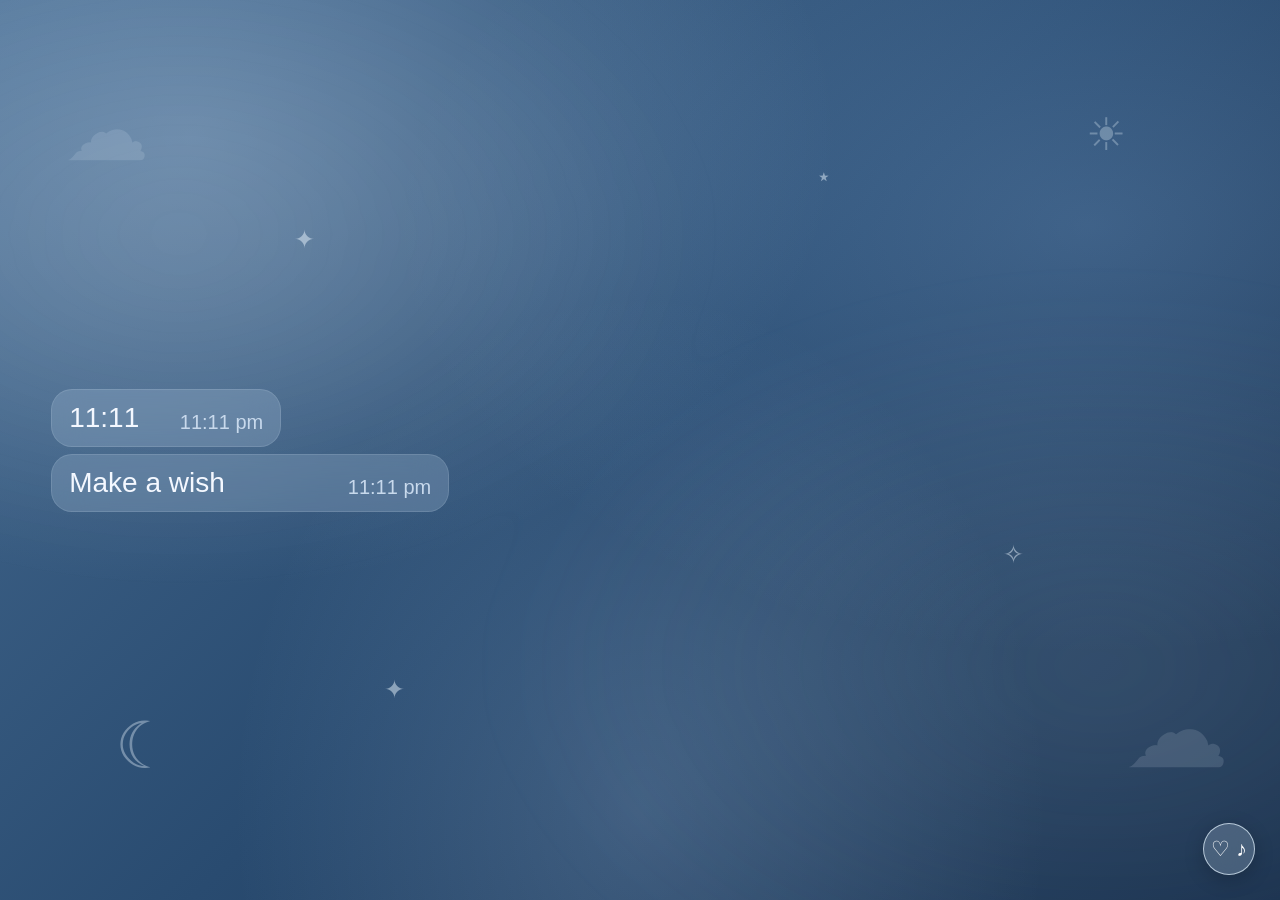
<file: index.html>
<!DOCTYPE html>
<html lang="en">

<head>
    <meta charset="UTF-8">
    <meta name="viewport" content="width=device-width, initial-scale=1.0">
    <title>11:11 ♡</title>
    <link rel="stylesheet" href="css/style.css">
</head>

<body class="chat-page">

    <!-- Sky doodles -->
    <div class="sky-doodles" aria-hidden="true">
        <span class="cloud cloud-one">☁</span>
        <span class="cloud cloud-two">☁</span>
        <span class="sun">☀</span>
        <span class="moon">☾</span>
        <span class="star star-one">✦</span>
        <span class="star star-two">✧</span>
        <span class="star star-three">✦</span>
        <span class="star star-four">⋆</span>
    </div>

    <main class="chat-container">

        <a href="flowers.html" class="messages">

            <div class="message">
                <span>11:11</span>
                <span class="time">11:11 pm</span>
            </div>

            <div class="message message-wide">
                <span>Make a wish</span>
                <span class="time">11:11 pm</span>
            </div>

        </a>

    </main>

    <!-- Music -->
    <audio id="backgroundMusic" loop preload="auto">
        <source src="assets/invisible_string.mp3" type="audio/mpeg">
    </audio>

    <button id="musicToggle" class="music-button" aria-label="Play music">
        ♡ ♪
    </button>

    <script src="js/music.js"></script>

</body>
</html>
</file>
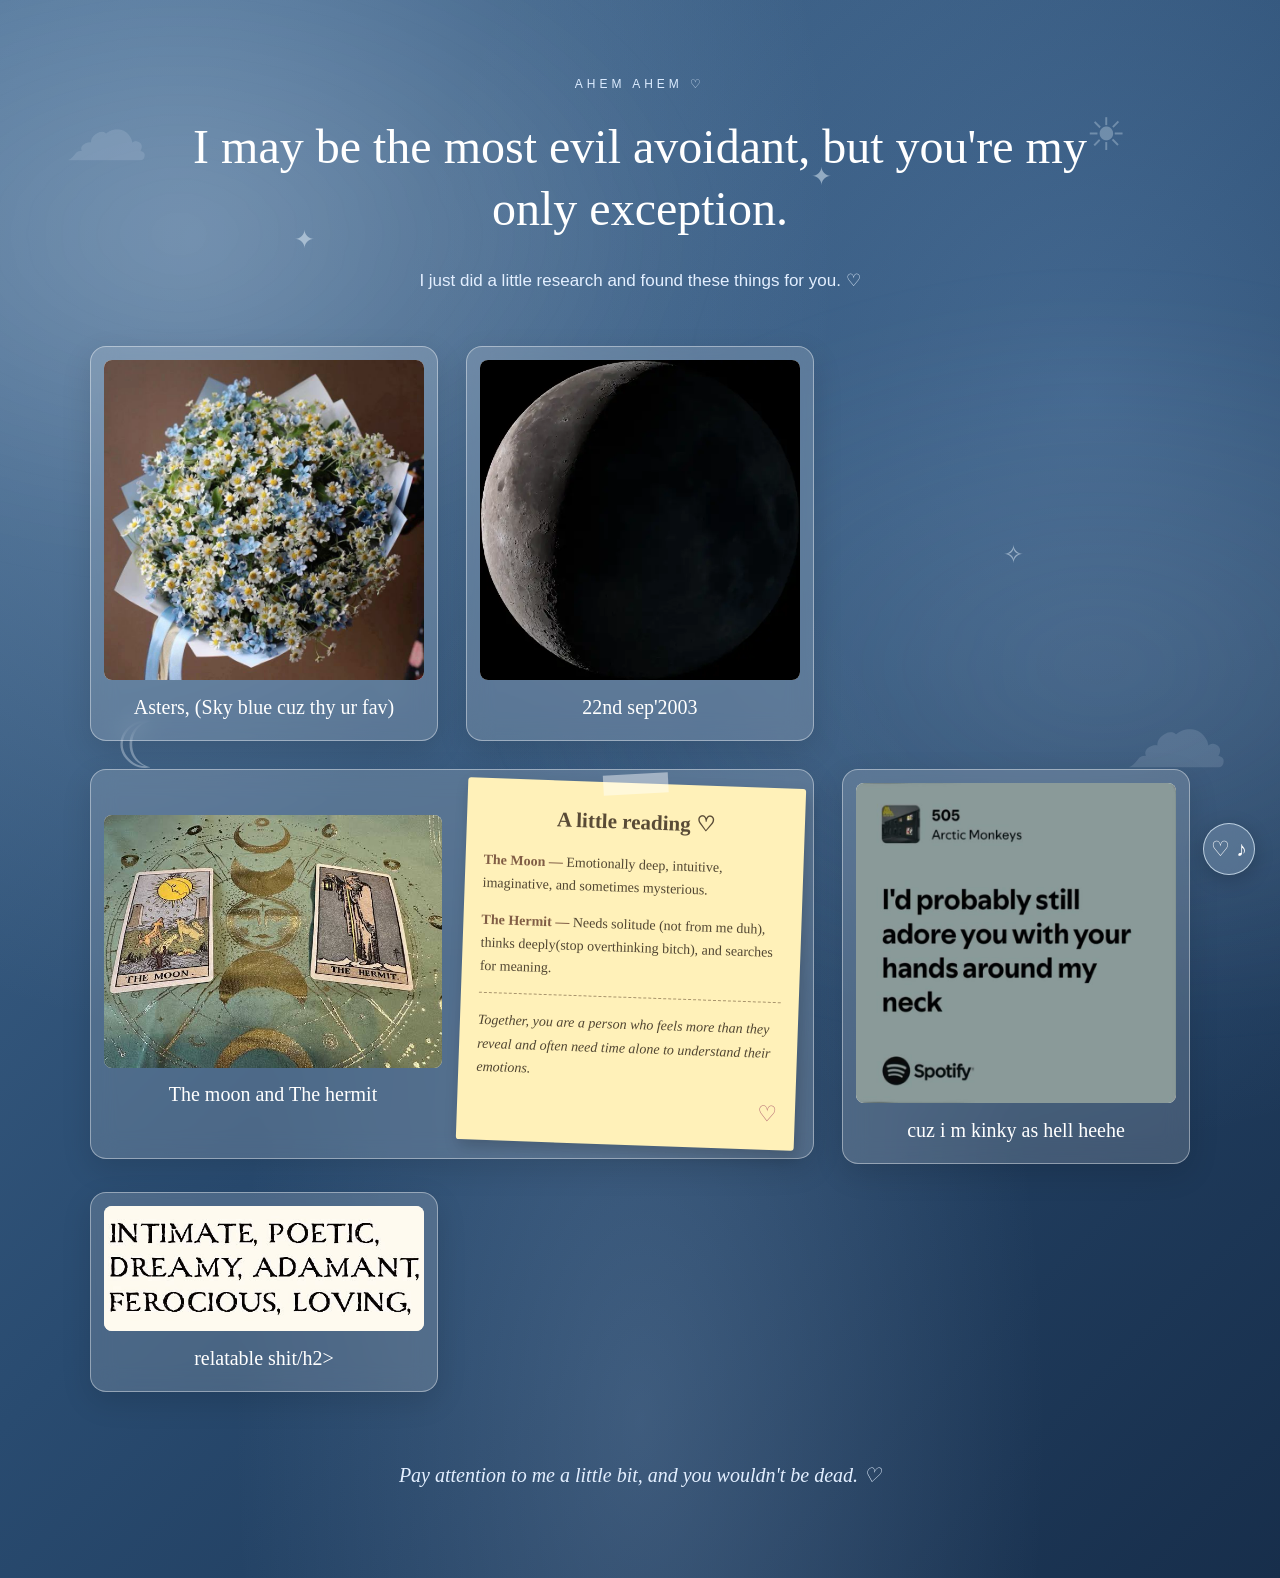
<file: ending.html>
<!DOCTYPE html>
<html lang="en">

<head>
    <meta charset="UTF-8">
    <meta name="viewport" content="width=device-width, initial-scale=1.0">

    <title>Only You ♡</title>

    <link rel="stylesheet" href="css/style.css">

    <style>

        /* MAIN PAGE */

        .ending-page {
            min-height: 100vh;
            padding: 65px 25px;
            overflow-x: hidden;
        }

        .ending-content {
            position: relative;
            z-index: 2;
            width: min(100%, 1100px);
            margin: auto;
            text-align: center;
            animation: fadeIn 1.5s ease;
        }

        .eyebrow {
            color: #dcecff;
            letter-spacing: 4px;
            font-size: 12px;
        }

        .ending-content h1 {
            color: white;
            font-family: Georgia, serif;
            font-size: clamp(30px, 5vw, 48px);
            font-weight: normal;
            line-height: 1.3;
            margin: 25px auto;
            max-width: 950px;
        }

        .ending-description {
            color: #e3efff;
            font-size: 17px;
            line-height: 1.8;
            max-width: 700px;
            margin: 0 auto 50px;
        }


        /* MEMORY GRID */

        .memory-grid {
            display: grid;
            grid-template-columns: repeat(3, 1fr);
            gap: 28px;
            align-items: start;
        }

        .memory-card {
            padding: 13px;
            border-radius: 16px;
            background: rgba(255, 255, 255, 0.16);
            border: 1px solid rgba(255, 255, 255, 0.4);
            backdrop-filter: blur(12px);
            -webkit-backdrop-filter: blur(12px);
            box-shadow: 0 10px 30px rgba(0, 0, 0, 0.12);
            animation: floatCard 5s ease-in-out infinite;
        }

        .memory-card:nth-child(2) {
            animation-delay: -1s;
        }

        .memory-card:nth-child(3) {
            animation-delay: -2s;
        }

        .memory-card:nth-child(4) {
            animation-delay: -3s;
        }

        .memory-card:nth-child(5) {
            animation-delay: -1.5s;
        }


        /* IMAGE DISPLAY - NO CROPPING */

        .memory-card img {
            display: block;
            width: 100%;
            height: auto;
            object-fit: contain;
            border-radius: 8px;
            background: #fffaf0;
        }

        .memory-card h2 {
            color: white;
            font-family: Georgia, serif;
            font-size: 20px;
            font-weight: normal;
            margin: 16px 5px 8px;
        }


        /* TAROT CARD + STICKY NOTE */

        .tarot-memory-card {
            grid-column: span 2;
        }

        .tarot-layout {
            display: grid;
            grid-template-columns: 1fr 1fr;
            gap: 20px;
            align-items: center;
        }

        .tarot-picture img {
            width: 100%;
            height: auto;
            object-fit: contain;
            border-radius: 8px;
            background: #fffaf0;
        }

        .tarot-picture h2 {
            color: white;
            font-family: Georgia, serif;
            font-weight: normal;
            font-size: 20px;
            margin-top: 15px;
        }


        /* STICKY NOTE */

        .sticky-note {
            position: relative;
            padding: 22px 18px;
            background: #fff1b9;
            color: #514632;
            text-align: left;
            border-radius: 3px;
            box-shadow: 3px 7px 15px rgba(0, 0, 0, 0.18);
            transform: rotate(2deg);
            font-family: Georgia, serif;
        }

        .sticky-note::before {
            content: "";
            position: absolute;
            top: -9px;
            left: 40%;
            width: 65px;
            height: 20px;
            background: rgba(255, 255, 255, 0.45);
            transform: rotate(-5deg);
        }

        .sticky-note h3 {
            font-size: 21px;
            text-align: center;
            margin: 5px 0 18px;
            color: #594b36;
        }

        .sticky-note p {
            font-size: 14px;
            line-height: 1.65;
            margin-bottom: 14px;
        }

        .sticky-note strong {
            color: #805d45;
        }

        .note-divider {
            border-top: 1px dashed #a9956d;
            margin: 15px 0;
        }

        .sticky-note .combined-reading {
            font-style: italic;
            font-size: 14px;
        }

        .note-heart {
            display: block;
            text-align: right;
            font-size: 22px;
            color: #b66c75;
        }


        /* FINAL MESSAGE */

        .ending-footer {
            color: #e3efff;
            font-family: Georgia, serif;
            font-style: italic;
            font-size: 20px;
            margin-top: 65px;
            line-height: 1.8;
        }


        /* ANIMATIONS */

        @keyframes floatCard {
            0%, 100% {
                transform: translateY(0);
            }

            50% {
                transform: translateY(-7px);
            }
        }

        @keyframes fadeIn {
            from {
                opacity: 0;
                transform: translateY(15px);
            }

            to {
                opacity: 1;
                transform: translateY(0);
            }
        }


        /* TABLET */

        @media (max-width: 700px) {

            .memory-grid {
                grid-template-columns: repeat(2, 1fr);
                gap: 16px;
            }

            .memory-card {
                padding: 9px;
            }

            .memory-card h2 {
                font-size: 16px;
            }

            .ending-page {
                padding: 50px 15px;
            }

            .tarot-memory-card {
                grid-column: span 2;
            }

            .tarot-layout {
                grid-template-columns: 1fr;
            }

            .sticky-note {
                transform: rotate(1deg);
            }
        }


        /* MOBILE */

        @media (max-width: 420px) {

            .memory-grid {
                grid-template-columns: 1fr;
            }

            .memory-card {
                max-width: 350px;
                width: 100%;
                margin: auto;
            }

            .tarot-memory-card {
                grid-column: span 1;
            }
        }

    </style>

</head>


<body class="simple-page ending-page">


    <!-- SKY DOODLES -->

    <div class="sky-doodles" aria-hidden="true">

        <span class="cloud cloud-one">☁</span>
        <span class="cloud cloud-two">☁</span>

        <span class="sun">☀</span>
        <span class="moon">☾</span>

        <span class="star star-one">✦</span>
        <span class="star star-two">✧</span>
        <span class="star star-three">⋆</span>
        <span class="star star-four">✦</span>

    </div>


    <!-- MAIN CONTENT -->

    <main class="ending-content">


        <!-- FIRST HEADING -->

        <p class="eyebrow">
            ahem ahem ♡
        </p>

        <h1>
            I may be the most evil avoidant,
            but you're my only exception.
        </h1>


        <!-- SECOND HEADING -->

        <p class="ending-description">
            I just did a little research and found
            these things for you. ♡
        </p>


        <!-- MEMORY COLLECTION -->

        <div class="memory-grid">


            <!-- BIRTH FLOWER -->

            <div class="memory-card">

                <img
                    src="assets/birthflower.jpg"
                    alt="Birth Flower"
                >

                <h2>Asters, (Sky blue cuz thy ur fav)</h2>

            </div>


            <!-- BIRTH MOON -->

            <div class="memory-card">

                <img
                    src="assets/birthmoon.jpg"
                    alt="Birth Moon"
                >

                <h2>22nd sep'2003</h2>

            </div>


            <!-- BIRTH TAROT WITH STICKY NOTE -->

            <div class="memory-card tarot-memory-card">

                <div class="tarot-layout">


                    <!-- TAROT IMAGE -->

                    <div class="tarot-picture">

                        <img
                            src="assets/birthtarot.jpeg"
                            alt="The Moon and The Hermit Tarot Cards"
                        >

                        <h2>The moon and The hermit</h2>

                    </div>


                    <!-- STICKY NOTE -->

                    <div class="sticky-note">

                        <h3>A little reading ♡</h3>

                        <p>
                            <strong>The Moon —</strong>
                            Emotionally deep, intuitive,
                            imaginative, and sometimes mysterious.
                        </p>

                        <p>
                            <strong>The Hermit —</strong>
                            Needs solitude (not from me duh), thinks deeply(stop overthinking bitch),
                            and searches for meaning.
                        </p>

                        <div class="note-divider"></div>

                        <p class="combined-reading">
                            Together, you are a person who
                            feels more than they reveal and
                            often need time alone to understand
                            their emotions.
                        </p>

                        <span class="note-heart">♡</span>

                    </div>

                </div>

            </div>


            <!-- YOUR SONG -->

            <div class="memory-card">

                <img
                    src="assets/song.jpg"
                    alt="Your Song"
                >

                <h2>cuz i m kinky as hell heehe</h2>

            </div>


            <!-- YOUR QUOTE -->

            <div class="memory-card">

                <img
                    src="assets/quote.jpg"
                    alt="Your Quote"
                >

                <h2>relatable shit/h2>

            </div>


        </div>


        <!-- FINAL MESSAGE -->

        <p class="ending-footer">
            Pay attention to me a little bit,
            and you wouldn't be dead. ♡
        </p>


    </main>


    <!-- BACKGROUND MUSIC -->

    <audio id="backgroundMusic" loop preload="auto">

        <source
            src="assets/invisible_string.mp3"
            type="audio/mpeg"
        >

    </audio>


    <!-- MUSIC BUTTON -->

    <button
        id="musicToggle"
        class="music-button"
        aria-label="Play music"
    >
        ♡ ♪
    </button>


    <!-- MUSIC SCRIPT -->

    <script src="js/music.js"></script>


</body>

</html>
</file>
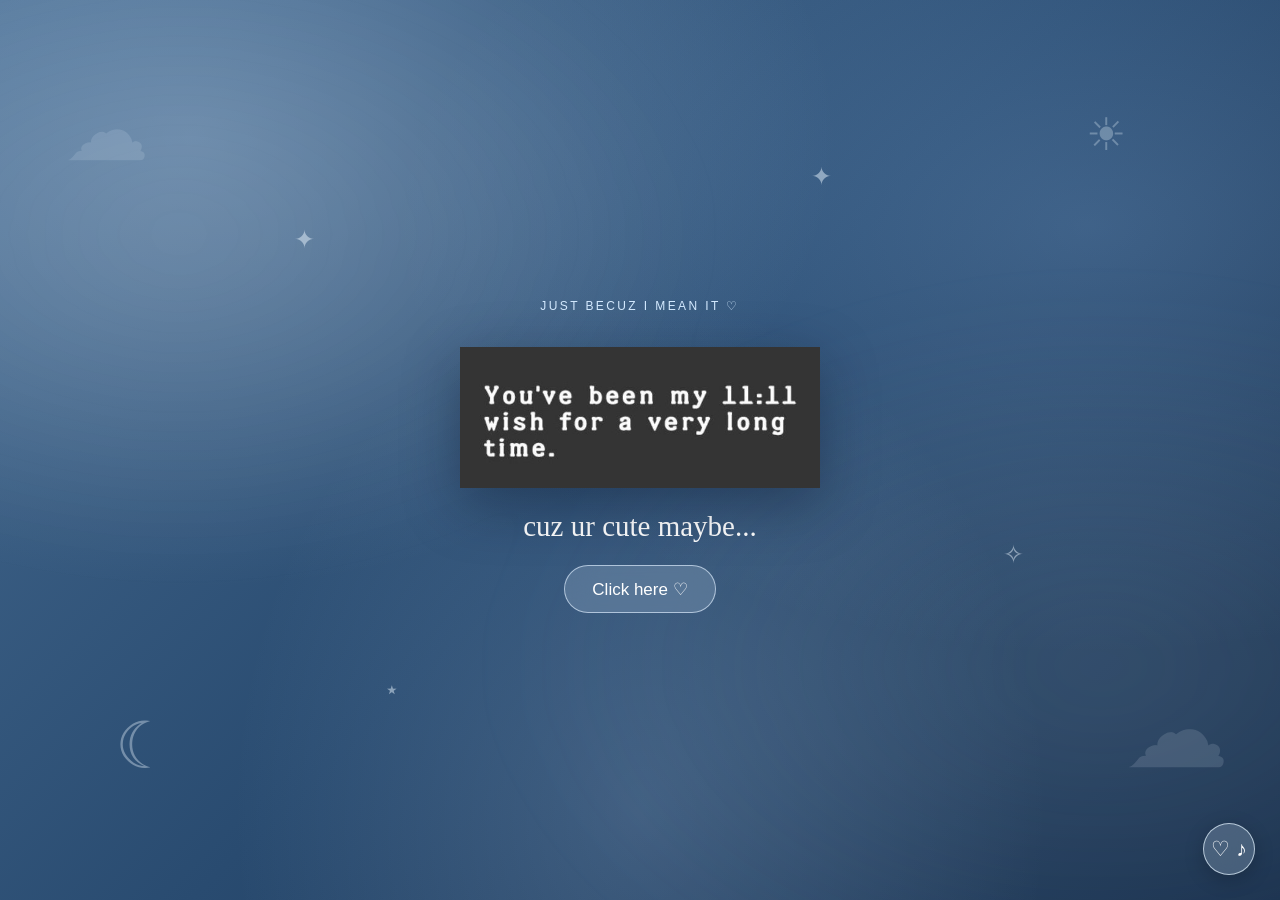
<file: flowers.html>
<!DOCTYPE html>
<html lang="en">

<head>
    <meta charset="UTF-8">
    <meta name="viewport" content="width=device-width, initial-scale=1.0">

    <title>cuz ur cute maybe ♡</title>

    <link rel="stylesheet" href="css/style.css">
</head>

<body class="flower-page">

    <!-- Sky doodles -->
    <div class="sky-doodles" aria-hidden="true">
        <span class="cloud cloud-one">☁</span>
        <span class="cloud cloud-two">☁</span>
        <span class="sun">☀</span>
        <span class="moon">☾</span>
        <span class="star star-one">✦</span>
        <span class="star star-two">✧</span>
        <span class="star star-three">⋆</span>
        <span class="star star-four">✦</span>
    </div>

    <main class="flower-content">

        <p class="eyebrow">just becuz i mean it ♡</p>

        <img
            src="assets/11.jpg"
            alt="A blue flower bouquet"
            class="bouquet"
        >

        <h1 class="flower-caption">
            cuz ur cute maybe...
        </h1>

        <a href="secret.html" class="soft-button">
            Click here ♡
        </a>

    </main>

    <!-- Music -->
    <audio id="backgroundMusic" loop preload="auto">
        <source src="assets/invisible_string.mp3" type="audio/mpeg">
    </audio>

    <button id="musicToggle" class="music-button" aria-label="Play music">
        ♡ ♪
    </button>

    <script src="js/music.js"></script>

</body>
</html>
</file>
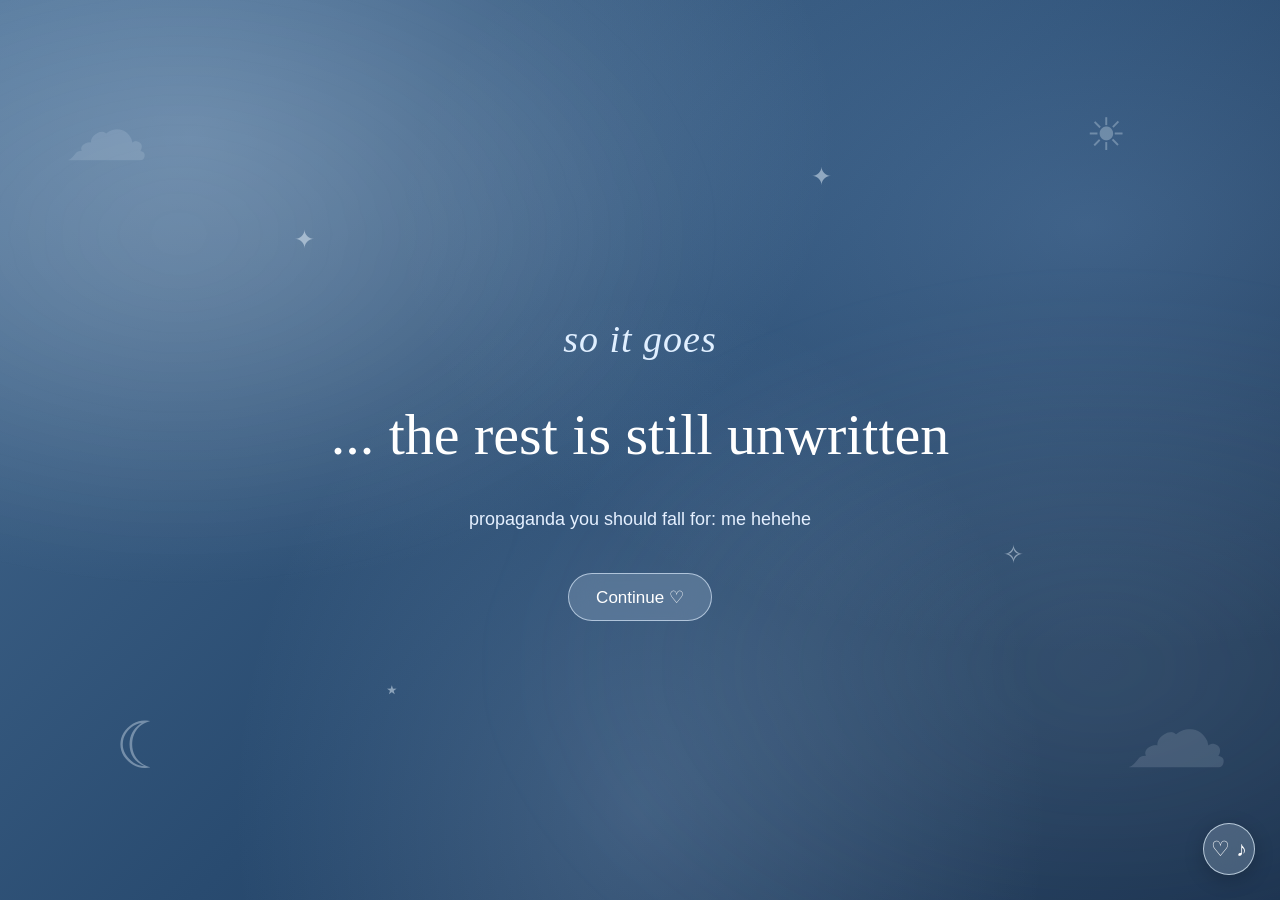
<file: secret.html>
<!DOCTYPE html>
<html lang="en">

<head>
    <meta charset="UTF-8">
    <meta name="viewport" content="width=device-width, initial-scale=1.0">

    <title>A Little Secret ♡</title>

    <link rel="stylesheet" href="css/style.css">
</head>

<body class="simple-page secret-page">

    <!-- Sky doodles -->
    <div class="sky-doodles" aria-hidden="true">
        <span class="cloud cloud-one">☁</span>
        <span class="cloud cloud-two">☁</span>
        <span class="sun">☀</span>
        <span class="moon">☾</span>
        <span class="star star-one">✦</span>
        <span class="star star-two">✧</span>
        <span class="star star-three">⋆</span>
        <span class="star star-four">✦</span>
    </div>

    <main class="simple-content">

        <p class="secret-script">
            so it goes
        </p>

        <h1>
            ... the rest is still unwritten
        </h1>

        <p class="placeholder-note">
            propaganda you should fall for: me hehehe
        </p>

        <a href="thankyou.html" class="soft-button">
            Continue ♡
        </a>

    </main>

    <!-- Music -->
    <audio id="backgroundMusic" loop preload="auto">
        <source src="assets/invisible_string.mp3" type="audio/mpeg">
    </audio>

    <button id="musicToggle" class="music-button" aria-label="Play music">
        ♡ ♪
    </button>

    <script src="js/music.js"></script>

</body>
</html>
</file>
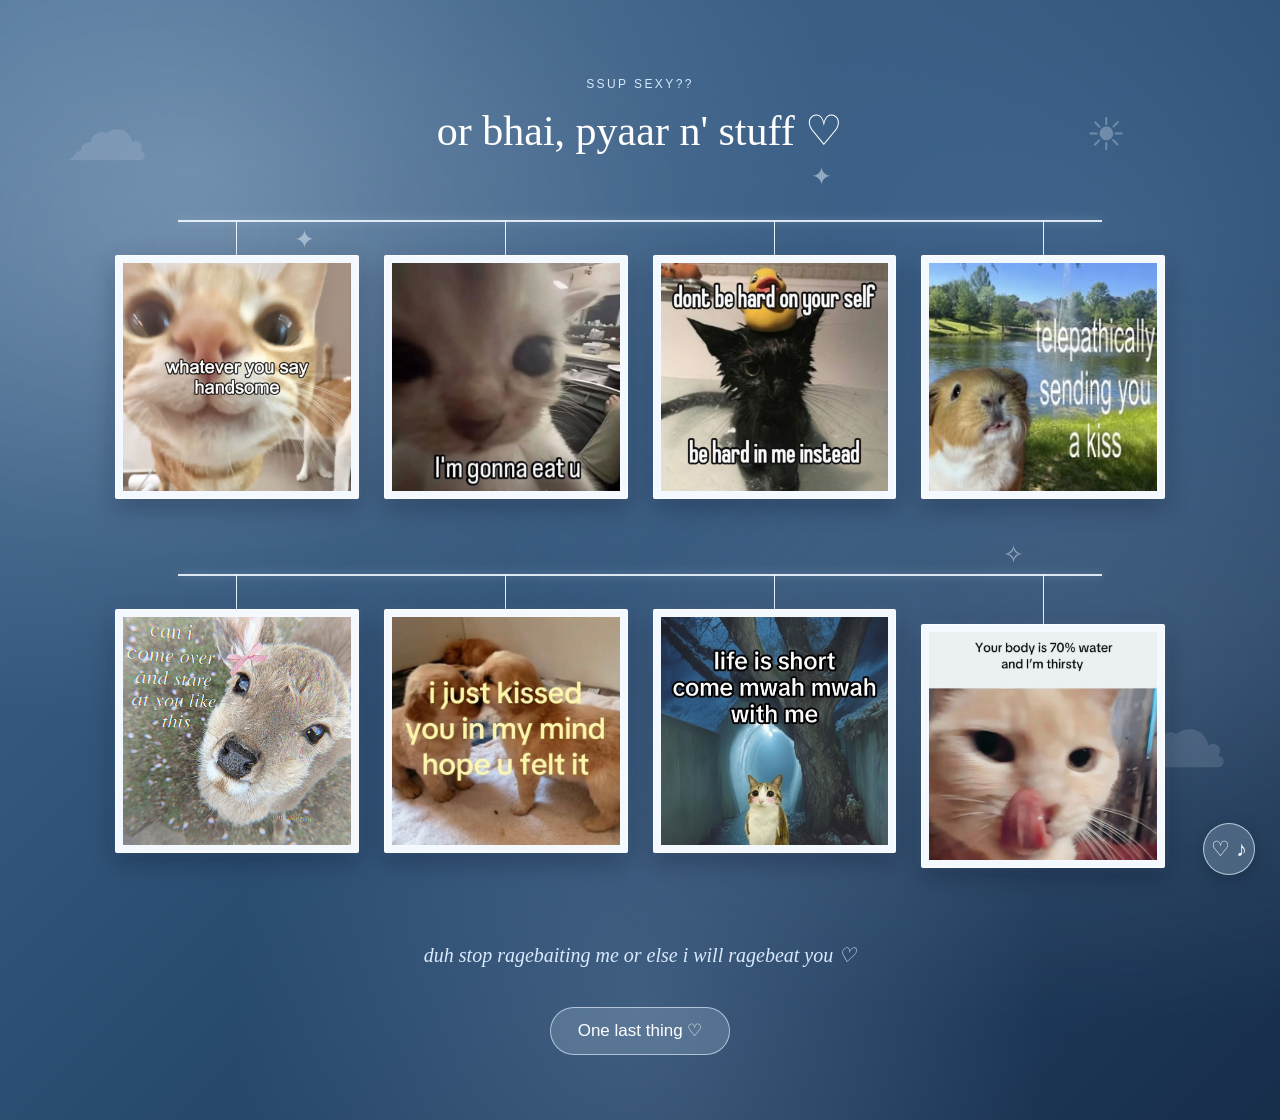
<file: thankyou.html>
<!DOCTYPE html>
<html lang="en">

<head>
    <meta charset="UTF-8">
    <meta name="viewport" content="width=device-width, initial-scale=1.0">

    <title>i asked my tarots about you, I pulled The Devil ♡</title>

    <link rel="stylesheet" href="css/style.css">
</head>

<body class="simple-page cat-gallery-page">

    <!-- Sky doodles -->
    <div class="sky-doodles" aria-hidden="true">
        <span class="cloud cloud-one">☁</span>
        <span class="cloud cloud-two">☁</span>
        <span class="sun">☀</span>
        <span class="moon">☾</span>
        <span class="star star-one">✦</span>
        <span class="star star-two">✧</span>
        <span class="star star-three">⋆</span>
        <span class="star star-four">✦</span>
    </div>

    <main class="cat-gallery">

        <p class="eyebrow">ssup sexy??</p>

        <h1>or bhai, pyaar n' stuff ♡</h1>

        <!-- FIRST ROW -->
        <div class="photo-row">

            <div class="hanging-photo">
                <span class="thread"></span>
                <img src="assets/cat.jpg" alt="Cat 1">
            </div>

            <div class="hanging-photo">
                <span class="thread"></span>
                <img src="assets/cat2.jpg" alt="Cat 2">
            </div>

            <div class="hanging-photo">
                <span class="thread"></span>
                <img src="assets/cat3.jpg" alt="Cat 3">
            </div>

            <div class="hanging-photo">
                <span class="thread"></span>
                <img src="assets/cat4.jpg" alt="Cat 4">
            </div>

        </div>

        <!-- SECOND ROW -->
        <div class="photo-row second-row">

            <div class="hanging-photo">
                <span class="thread"></span>
                <img src="assets/cat5.jpg" alt="Cat 5">
            </div>

            <div class="hanging-photo">
                <span class="thread"></span>
                <img src="assets/cat6.jpg" alt="Cat 6">
            </div>

            <div class="hanging-photo">
                <span class="thread"></span>
                <img src="assets/cat7.jpg" alt="Cat 7">
            </div>

            <div class="hanging-photo last-cat">
                <span class="thread"></span>
                <img src="assets/cat8.jpg" alt="Cat 8">
            </div>

        </div>

        <p class="gallery-footer">
            duh stop ragebaiting me or else i will ragebeat you ♡
        </p>

        <!-- FINAL PAGE BUTTON -->
        <a href="ending.html" class="soft-button ending-button">
            One last thing ♡
        </a>

    </main>

    <!-- Background Music -->
    <audio id="backgroundMusic" loop preload="auto">
        <source src="assets/invisible_string.mp3" type="audio/mpeg">
    </audio>

    <button id="musicToggle" class="music-button" aria-label="Play music">
        ♡ ♪
    </button>

    <script src="js/music.js"></script>

</body>
</html>
</file>
<file: css/style.css>
/* =====================================
   GLOBAL SETTINGS
===================================== */

* {
    box-sizing: border-box;
}

html {
    min-height: 100%;
    scroll-behavior: smooth;
}

body {
    margin: 0;
    min-height: 100vh;
    min-height: 100svh;

    font-family: Arial, Helvetica, sans-serif;

    color: #f5f9ff;

    overflow-x: hidden;

    position: relative;
    isolation: isolate;
}


/* =====================================
   DREAMY SKY BLUE BACKGROUND
===================================== */

.chat-page,
.flower-page,
.simple-page {

    background:
        radial-gradient(
            ellipse at 15% 15%,
            rgba(205, 230, 255, 0.25),
            transparent 42%
        ),

        radial-gradient(
            ellipse at 85% 25%,
            rgba(150, 195, 245, 0.23),
            transparent 45%
        ),

        radial-gradient(
            ellipse at 50% 90%,
            rgba(190, 220, 255, 0.19),
            transparent 45%
        ),

        linear-gradient(
            135deg,
            #466b91,
            #294b70,
            #172e4b
        );
}


/* =====================================
   CLOUD-LIKE BACKGROUND EFFECTS
===================================== */

body::before {

    content: "";

    position: fixed;

    inset: -10%;

    z-index: -1;

    pointer-events: none;

    background:

        radial-gradient(
            ellipse at 20% 30%,
            rgba(255,255,255,0.13),
            transparent 30%
        ),

        radial-gradient(
            ellipse at 80% 70%,
            rgba(220,240,255,0.12),
            transparent 35%
        );

    filter: blur(40px);

    animation: cloudFloat 12s ease-in-out infinite alternate;
}

@keyframes cloudFloat {

    from {
        transform: translateX(-15px);
    }

    to {
        transform: translateX(15px);
    }
}


/* =====================================
   SKY DOODLES
===================================== */

.sky-doodles {

    position: fixed;

    inset: 0;

    overflow: hidden;

    pointer-events: none;

    z-index: 0;

    color: rgba(235, 246, 255, 0.75);
}


/* Clouds */

.cloud {

    position: absolute;

    font-size: 85px;

    opacity: 0.18;

    animation: cloudDrift 18s ease-in-out infinite alternate;
}

.cloud-one {

    top: 9%;

    left: 5%;
}

.cloud-two {

    bottom: 12%;

    right: 4%;

    font-size: 105px;

    animation-delay: -8s;
}


@keyframes cloudDrift {

    from {
        transform: translateX(-10px);
    }

    to {
        transform: translateX(25px);
    }
}


/* Sun */

.sun {

    position: absolute;

    top: 12%;

    right: 12%;

    font-size: 45px;

    opacity: 0.4;

    animation: sunGlow 4s ease-in-out infinite;
}

@keyframes sunGlow {

    0%, 100% {
        transform: rotate(0deg) scale(1);
    }

    50% {
        transform: rotate(15deg) scale(1.1);
    }
}


/* Moon */

.moon {

    position: absolute;

    bottom: 13%;

    left: 9%;

    font-size: 65px;

    opacity: 0.5;

    animation: moonFloat 5s ease-in-out infinite;
}

@keyframes moonFloat {

    0%, 100% {
        transform: translateY(0);
    }

    50% {
        transform: translateY(-10px);
    }
}


/* Stars */

.star {

    position: absolute;

    font-size: 25px;

    opacity: 0.65;

    animation: twinkle 3s ease-in-out infinite;
}

.star-one {
    top: 25%;
    left: 23%;
}

.star-two {
    top: 60%;
    right: 20%;
    animation-delay: 1s;
}

.star-three {
    top: 75%;
    left: 30%;
    animation-delay: 2s;
}

.star-four {
    top: 18%;
    right: 35%;
    animation-delay: 1.5s;
}

@keyframes twinkle {

    0%, 100% {
        opacity: 0.3;
        transform: scale(0.8);
    }

    50% {
        opacity: 1;
        transform: scale(1.2);
    }
}


/* =====================================
   PAGE 1: 11:11 CHAT
===================================== */

.chat-page {

    display: flex;

    align-items: center;

    overflow: hidden;
}

.chat-container {

    position: relative;

    z-index: 2;

    width: 100%;
}

.messages {

    margin-left: 4%;

    display: flex;

    flex-direction: column;

    gap: 7px;

    width: fit-content;

    text-decoration: none;

    cursor: pointer;

    animation: appear 1.3s ease both;
}

.message {

    width: fit-content;

    min-width: 230px;

    display: flex;

    align-items: center;

    justify-content: space-between;

    gap: 25px;

    padding: 12px 17px;

    border-radius: 21px;

    color: #f4f8ff;

    background: rgba(210, 230, 255, 0.19);

    border: 1px solid rgba(230, 245, 255, 0.13);

    backdrop-filter: blur(15px);

    -webkit-backdrop-filter: blur(15px);

    font-size: 28px;

    transition: 0.3s ease;
}

.message-wide {

    min-width: min(398px, 90vw);
}

.time {

    align-self: flex-end;

    color: #c8d9ec;

    font-size: 20px;

    white-space: nowrap;
}

.messages:hover .message {

    background: rgba(230, 245, 255, 0.3);

    transform: translateX(5px);
}


/* =====================================
   PAGE 2: FLOWER BOUQUET
===================================== */

.flower-page {

    padding: 36px 18px;

    display: grid;

    place-items: center;

    text-align: center;
}

.flower-content {

    position: relative;

    z-index: 2;

    width: min(100%, 520px);

    display: flex;

    flex-direction: column;

    align-items: center;

    gap: 22px;
}

.bouquet {

    display: block;

    width: min(78vw, 360px);

    max-height: 58vh;

    object-fit: contain;

    filter: drop-shadow(
        0 16px 28px rgba(0, 10, 30, 0.35)
    );

    transform-origin: 50% 85%;

    animation: sway 4.5s ease-in-out infinite;
}

.flower-caption {

    margin: 0;

    font-family: Georgia, serif;

    font-weight: normal;

    font-size: clamp(20px, 5vw, 29px);

    color: #ffffff;
}


/* =====================================
   BUTTONS
===================================== */

.soft-button {

    min-height: 48px;

    display: inline-flex;

    align-items: center;

    justify-content: center;

    padding: 12px 27px;

    border: 1px solid rgba(225, 240, 255, 0.65);

    border-radius: 999px;

    color: #ffffff;

    background: rgba(210, 230, 255, 0.19);

    backdrop-filter: blur(15px);

    -webkit-backdrop-filter: blur(15px);

    text-decoration: none;

    font-size: 17px;

    transition: 0.3s ease;

    position: relative;

    z-index: 3;
}

.soft-button:hover {

    background: rgba(230, 245, 255, 0.32);

    transform: translateY(-3px);

    box-shadow: 0 5px 20px rgba(170, 210, 255, 0.2);
}


/* =====================================
   SECRET PAGE
===================================== */

.simple-page {

    display: grid;

    place-items: center;

    padding: 28px;

    text-align: center;
}

.simple-content {

    position: relative;

    z-index: 2;

    width: min(100%, 720px);

    animation: appear 1.2s ease both;
}

.secret-script {

    font-family: "Brush Script MT", "Segoe Script", cursive;

    font-size: 38px;

    font-style: italic;

    color: #e0efff;

    margin-bottom: 35px;

    letter-spacing: 1px;
}

.simple-content h1 {

    font-family: Georgia, serif;

    font-weight: normal;

    font-size: clamp(34px, 6vw, 58px);

    line-height: 1.2;

    color: #ffffff;

    margin-bottom: 35px;
}

.placeholder-note {

    color: #e5f0ff;

    line-height: 1.7;

    font-size: 18px;

    margin: 22px 0 38px;
}


/* =====================================
   CAT GALLERY
===================================== */

.cat-gallery-page {

    padding: 65px 25px;

    overflow-x: hidden;
}

.cat-gallery {

    position: relative;

    z-index: 2;

    width: min(100%, 1050px);

    margin: auto;

    text-align: center;
}

.cat-gallery h1 {

    font-family: Georgia, serif;

    font-size: clamp(27px, 5vw, 42px);

    font-weight: normal;

    color: #ffffff;

    margin: 15px 0 65px;
}

.eyebrow {

    color: #d4eaff;

    letter-spacing: 0.2em;

    text-transform: uppercase;

    font-size: 12px;
}


/* =====================================
   PHOTO ROWS
===================================== */

.photo-row {

    display: grid;

    grid-template-columns: repeat(4, 1fr);

    gap: 25px;

    position: relative;

    margin-bottom: 75px;
}


/* Horizontal rope */

.photo-row::before {

    content: "";

    position: absolute;

    top: 0;

    left: 6%;

    right: 6%;

    height: 2px;

    background: rgba(240, 248, 255, 0.9);

    box-shadow: 0 0 10px rgba(220, 240, 255, 0.4);
}


/* =====================================
   HANGING PHOTOGRAPHS
===================================== */

.hanging-photo {

    position: relative;

    display: flex;

    flex-direction: column;

    align-items: center;

    transform-origin: top center;

    animation: catSway 4.5s ease-in-out infinite;
}

.hanging-photo:nth-child(2) {
    animation-delay: -1s;
}

.hanging-photo:nth-child(3) {
    animation-delay: -2s;
}

.hanging-photo:nth-child(4) {
    animation-delay: -3s;
}


/* Hanging strings */

.thread {

    display: block;

    width: 1px;

    height: 35px;

    background: rgba(240, 248, 255, 0.95);
}


/* Square photographs */

.hanging-photo img {

    display: block;

    width: 100%;

    aspect-ratio: 1 / 1;

    object-fit: cover;

    padding: 7px;

    background: #f4f8ff;

    border: 1px solid rgba(255, 255, 255, 0.8);

    border-radius: 2px;

    box-shadow:
        0 8px 25px rgba(0, 10, 30, 0.3),
        0 0 12px rgba(200, 225, 255, 0.1);
}


/* Second row */

.second-row {

    margin-top: 20px;
}

.second-row .hanging-photo {

    animation-duration: 5s;
}


/* Last photograph adjustment */

.last-cat .thread {

    height: 50px;
}

.last-cat img {

    object-position: center top;
}


/* Gallery footer */

.gallery-footer {

    margin-top: 35px;

    font-family: Georgia, serif;

    font-size: 20px;

    font-style: italic;

    color: #d9eaff;
}


/* =====================================
   MUSIC BUTTON
===================================== */

.music-button {

    position: fixed;

    bottom: 25px;

    right: 25px;

    width: 52px;

    height: 52px;

    border-radius: 50%;

    border: 1px solid rgba(230, 245, 255, 0.7);

    background: rgba(210, 230, 255, 0.22);

    backdrop-filter: blur(15px);

    -webkit-backdrop-filter: blur(15px);

    color: white;

    font-size: 21px;

    cursor: pointer;

    z-index: 9999;

    box-shadow: 0 5px 20px rgba(0, 0, 0, 0.2);

    transition: 0.3s ease;
}

.music-button:hover {

    transform: scale(1.1);

    background: rgba(220, 240, 255, 0.4);
}

.music-button.playing {

    animation: musicPulse 2s infinite;
}

@keyframes musicPulse {

    0%, 100% {
        box-shadow: 0 0 8px rgba(200, 230, 255, 0.2);
    }

    50% {
        box-shadow: 0 0 22px rgba(200, 230, 255, 0.8);
    }
}


/* =====================================
   GENERAL ANIMATIONS
===================================== */

@keyframes appear {

    from {
        opacity: 0;
        transform: translateY(15px);
    }

    to {
        opacity: 1;
        transform: translateY(0);
    }
}

@keyframes sway {

    0%, 100% {
        transform: rotate(-2deg) translateY(0);
    }

    50% {
        transform: rotate(2deg) translateY(-5px);
    }
}

@keyframes catSway {

    0%, 100% {
        transform: rotate(-2deg);
    }

    50% {
        transform: rotate(2deg);
    }
}


/* =====================================
   MOBILE RESPONSIVENESS
===================================== */

@media (max-width: 600px) {

    .cat-gallery-page {
        padding: 45px 15px;
    }

    .photo-row {
        gap: 12px;
        margin-bottom: 50px;
    }

    .cat-gallery h1 {
        margin-bottom: 45px;
    }

    .thread {
        height: 22px;
    }

    .hanging-photo img {
        padding: 4px;
    }

    .last-cat .thread {
        height: 35px;
    }

    .message {
        min-width: 210px;
        font-size: 24px;
        gap: 18px;
    }

    .time {
        font-size: 16px;
    }

    .message-wide {
        min-width: min(350px, 90vw);
    }

    .bouquet {
        width: min(85vw, 330px);
    }

    .simple-content h1 {
        font-size: 36px;
    }

    .cloud {
        font-size: 60px;
    }

    .sun {
        font-size: 32px;
    }

    .moon {
        font-size: 48px;
    }

}


/* =====================================
   ACCESSIBILITY
===================================== */

@media (prefers-reduced-motion: reduce) {

    *,
    *::before,
    *::after {

        animation-duration: 0.01ms !important;

        animation-iteration-count: 1 !important;

        transition-duration: 0.01ms !important;
    }

}
.ending-button {
    display: inline-block;
    margin-top: 20px;
    text-decoration: none;
}
</file>
